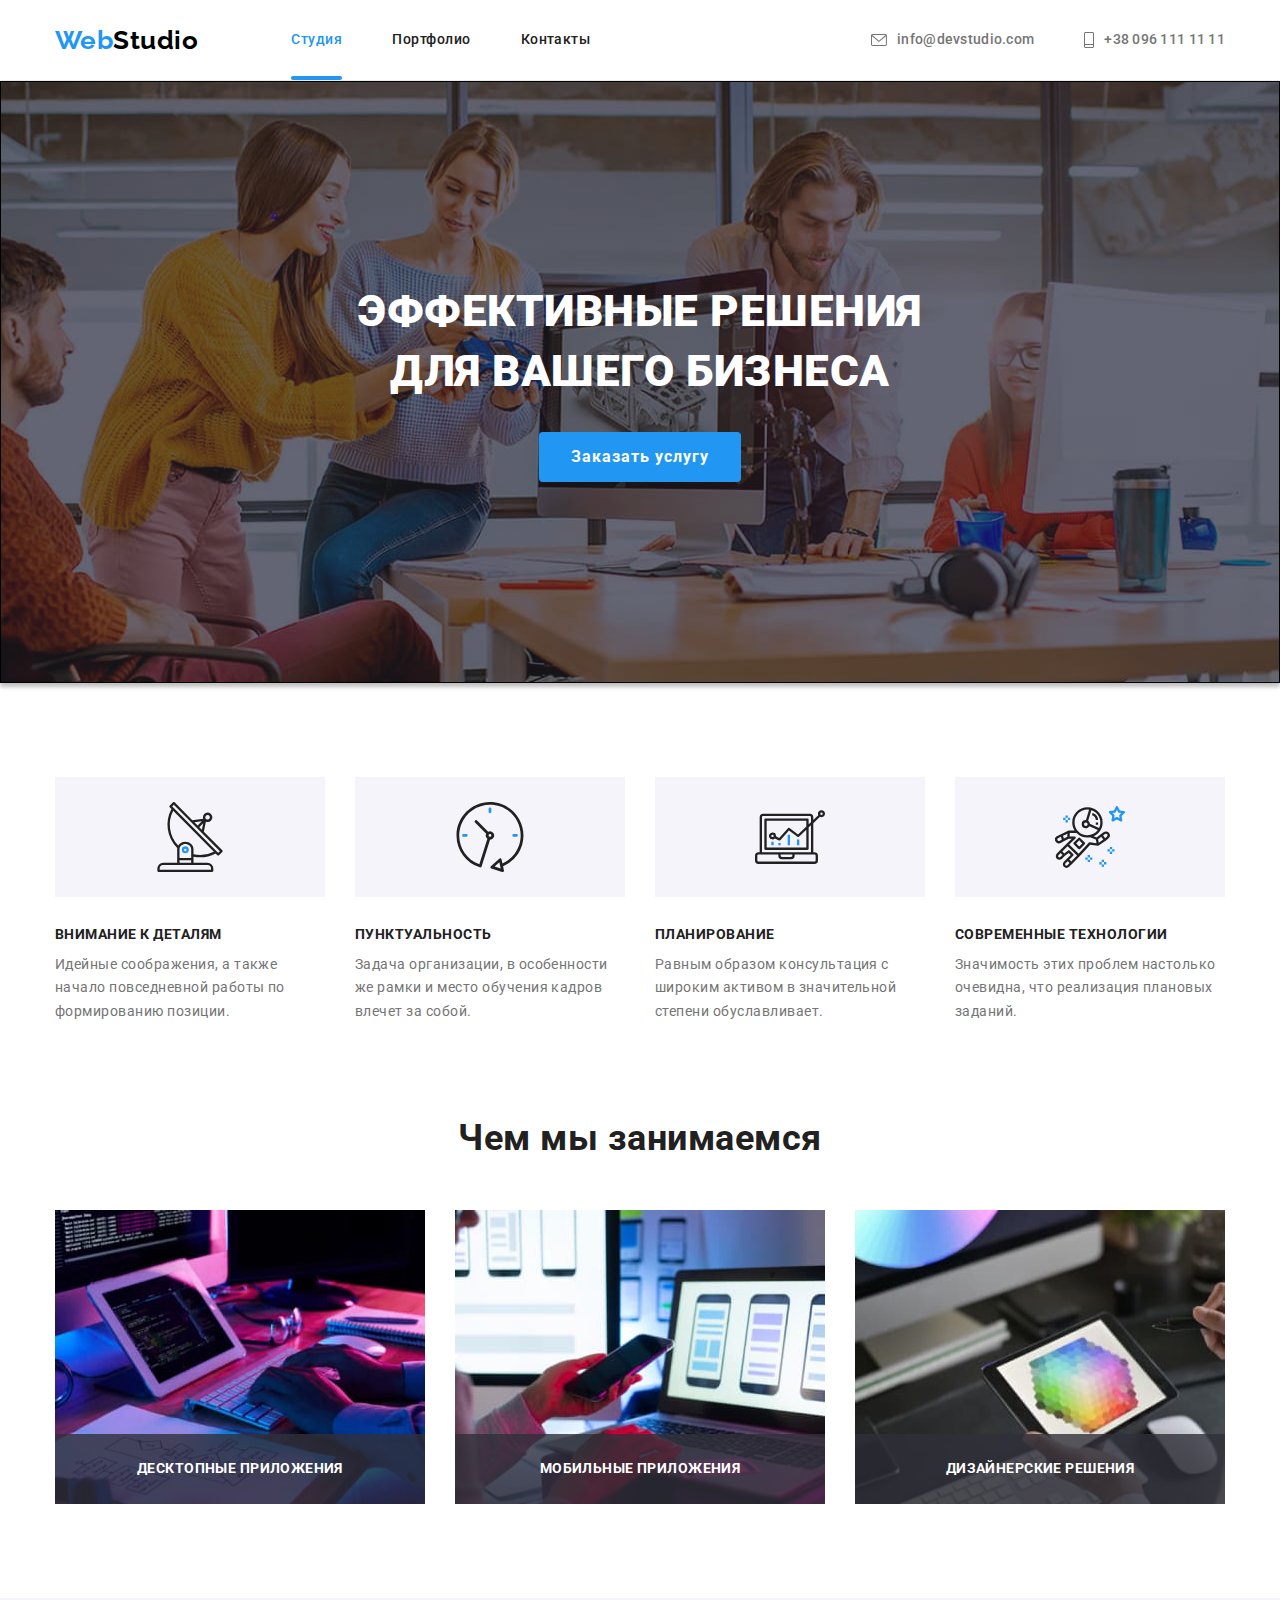
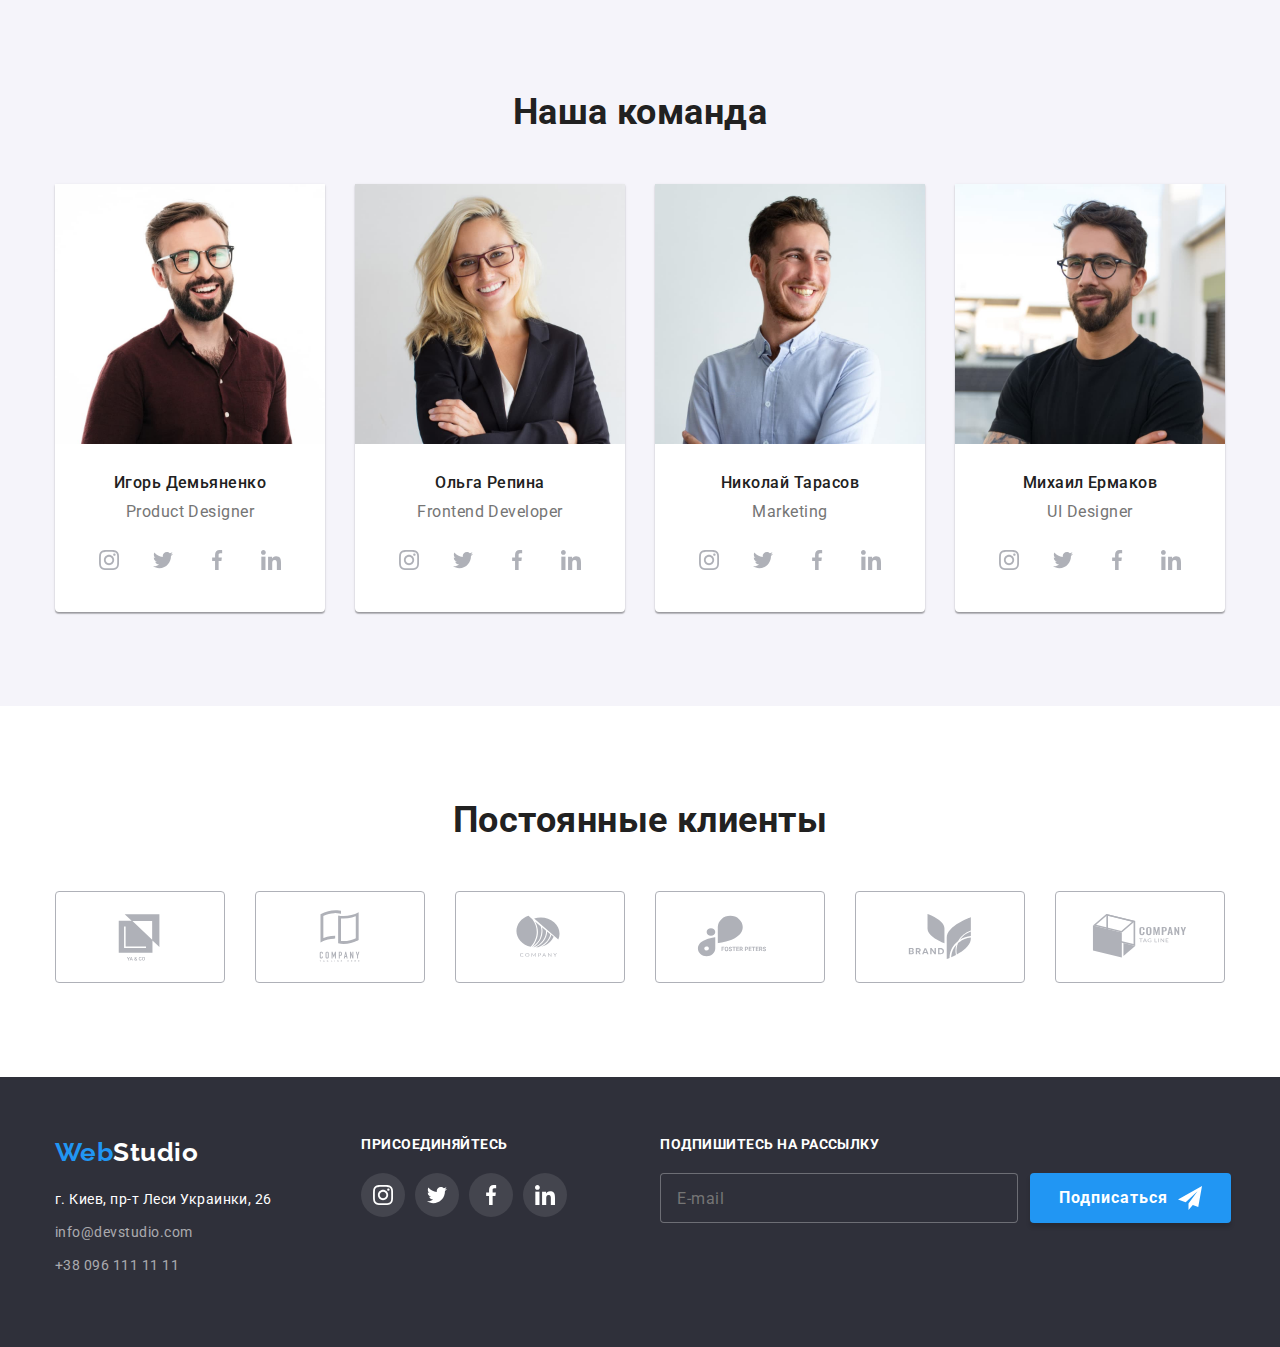
<file: index.html>
<!DOCTYPE html>
<html lang="ru">
  <head>
    <meta charset="UTF-8" />
    <meta http-equiv="X-UA-Compatible" content="IE=edge" />
    <meta name="viewport" content="width=device-width, initial-scale=1.0" />
    <title>Document</title>

    <link
      href="https://fonts.googleapis.com/css2?family=Raleway:wght@700&family=Roboto:wght@400;500;700;900&display=swap"
      rel="stylesheet"
    />
    <link
      rel="stylesheet"
      href="https://cdnjs.cloudflare.com/ajax/libs/modern-normalize/1.1.0/modern-normalize.min.css"
    />
    <link rel="stylesheet" href="css/styles.css" />
  </head>
  <body class="page">
    <!-- Шапка -->
    <header class="page-header">
      <div class="container">
        <div class="main-header">
          <nav class="main-nav">
            <a href="./index.html" class="logo">
              <span class="color-logo">Web</span>
              <span>Studio</span>
            </a>
            <ul class="site-nav list">
              <li class="nav-item">
                <a href="index.html" class="nav-link studio-page">Студия</a>
              </li>
              <li class="nav-item">
                <a href="./portfolio.html" class="nav-link">Портфолио</a>
              </li>
              <li class="nav-item">
                <a href="#" class="nav-link">Контакты</a>
              </li>
            </ul>
          </nav>
          <div class="contacts-nav">
            <ul class="contacts list">
              <li class="contacts-item">
                <a href="mailto:info@devstudio.com" class="contacts-link">
                  <svg class="icon-contact" width="16" height="12">
                    <use href="./images/symbol-defs.svg#iconmail"></use>
                  </svg>
                  info@devstudio.com
                </a>
              </li>
              <li class="contacts-item">
                <a href="tel:+380961111111" class="contacts-link">
                  <svg class="icon-contact" width="10" height="16">
                    <use href="./images/symbol-defs.svg#iconphone"></use>
                  </svg>
                  +38 096 111 11 11
                </a>
              </li>
            </ul>
          </div>
        </div>
      </div>
    </header>
    <!-- Уникальный контент страницы -->
    <main>
      <!-- Герой -->
      <section class="hero">
        <h1 class="hero-title">
          Эффективные решения
          <br />
          для вашего бизнеса
        </h1>
        <button type="button" class="button primary" data-modal-open>Заказать услугу</button>
      </section>
      <!-- Наши премущества -->
      <section class="section feature">
        <div class="container">
          <h2 class="feature-title visaully-hidden">НАШИ ПРИЕМУЩЕСТВА</h2>
          <ul class="feature-list list">
            <li class="feature-item icon-antenna">
              <h3 class="feature-text">ВНИМАНИЕ К ДЕТАЛЯМ</h3>
              <p class="feature-content">
                Идейные соображения, а также начало повседневной работы по формированию позиции.
              </p>
            </li>
            <li class="feature-item icon-clock">
              <h3 class="feature-text">ПУНКТУАЛЬНОСТЬ</h3>
              <p class="feature-content">
                Задача организации, в особенности же рамки и место обучения кадров влечет за собой.
              </p>
            </li>
            <li class="feature-item icon-diagram">
              <h3 class="feature-text">ПЛАНИРОВАНИЕ</h3>
              <p class="feature-content">
                Равным образом консультация с широким активом в значительной степени обуславливает.
              </p>
            </li>
            <li class="feature-item icon-astronaut">
              <h3 class="feature-text">СОВРЕМЕННЫЕ ТЕХНОЛОГИИ</h3>
              <p class="feature-content">
                Значимость этих проблем настолько очевидна, что реализация плановых заданий.
              </p>
            </li>
          </ul>
        </div>
      </section>
      <!-- Чем мы занимаемся -->
      <section class="section">
        <div class="container">
          <h2 class="engage-title">Чем мы занимаемся</h2>
          <ul class="engage-list list">
            <li class="engage-item">
              <img
                src="./images/imgl1.jpg"
                alt="процесс написания кода согласно блок-схемы"
                width="370"
              />
              <span class="engage-item-text">Десктопные приложения</span>
            </li>
            <li class="engage-item">
              <img
                src="./images/imgm2.jpg"
                alt="просмотр расположения секций мобильной версии сайта на мониторе ноутбука"
                width="370"
              />
              <span class="engage-item-text">Мобильные приложения</span>
            </li>
            <li class="engage-item">
              <img
                src="./images/imgr3.jpg"
                alt="на планшете выбирает цвет из палитры"
                width="370"
              />
              <span class="engage-item-text">Дизайнерские решения</span>
            </li>
          </ul>
        </div>
      </section>
      <!-- Наша команда -->
      <section class="section team">
        <div class="container">
          <h2 class="team-title">Наша команда</h2>
          <ul class="team-list list">
            <li class="team-item">
              <img
                src="images/id1.jpg"
                alt="мужчина с бородой и в очках в коричневой рубашке"
                width="270"
              />
              <div class="team-info">
                <h3 class="team-name">Игорь Демьяненко</h3>
                <p class="position" lang="en">Product Designer</p>
                <ul class="team-soc-list list">
                  <li class="team-soc-item">
                    <a href="" class="team-soc-link">
                      <svg class="team-soc-icon" width="20" height="20">
                        <use href="./images/symbol-defs.svg#iconinstagram"></use>
                      </svg>
                    </a>
                  </li>
                  <li class="team-soc-item">
                    <a href="" class="team-soc-link">
                      <svg class="team-soc-icon" width="20" height="20">
                        <use href="./images/symbol-defs.svg#icontwitter"></use>
                      </svg>
                    </a>
                  </li>
                  <li class="team-soc-item">
                    <a href="" class="team-soc-link">
                      <svg class="team-soc-icon" width="20" height="20">
                        <use href="./images/symbol-defs.svg#iconfacebook"></use>
                      </svg>
                    </a>
                  </li>
                  <li class="team-soc-item">
                    <a href="" class="team-soc-link">
                      <svg class="team-soc-icon" width="20" height="20">
                        <use href="./images/symbol-defs.svg#iconlinkedin"></use>
                      </svg>
                    </a>
                  </li>
                </ul>
              </div>
            </li>

            <li class="team-item">
              <img
                src="images/or2.jpg"
                alt="женщина с светлыми волосами в очках и в черном пиджаке"
                width="270"
              />
              <div class="team-info">
                <h3 class="team-name">Ольга Репина</h3>
                <p class="position" lang="en">Frontend Developer</p>
                <ul class="team-soc-list list">
                  <li class="team-soc-item">
                    <a href="" class="team-soc-link">
                      <svg class="team-soc-icon" width="20" height="20">
                        <use href="./images/symbol-defs.svg#iconinstagram"></use>
                      </svg>
                    </a>
                  </li>
                  <li class="team-soc-item">
                    <a href="" class="team-soc-link">
                      <svg class="team-soc-icon" width="20" height="20">
                        <use href="./images/symbol-defs.svg#icontwitter"></use>
                      </svg>
                    </a>
                  </li>
                  <li class="team-soc-item">
                    <a href="" class="team-soc-link">
                      <svg class="team-soc-icon" width="20" height="20">
                        <use href="./images/symbol-defs.svg#iconfacebook"></use>
                      </svg>
                    </a>
                  </li>
                  <li class="team-soc-item">
                    <a href="" class="team-soc-link">
                      <svg class="team-soc-icon" width="20" height="20">
                        <use href="./images/symbol-defs.svg#iconlinkedin"></use>
                      </svg>
                    </a>
                  </li>
                </ul>
              </div>
            </li>
            <li class="team-item">
              <img src="images/nt3.jpg" alt="мужчина с бородой в голубой рубашке" width="270" />
              <div class="team-info">
                <h3 class="team-name">Николай Тарасов</h3>
                <p class="position" lang="en">Marketing</p>
                <ul class="team-soc-list list">
                  <li class="team-soc-item">
                    <a href="" class="team-soc-link">
                      <svg class="team-soc-icon" width="20" height="20">
                        <use href="./images/symbol-defs.svg#iconinstagram"></use>
                      </svg>
                    </a>
                  </li>
                  <li class="team-soc-item">
                    <a href="" class="team-soc-link">
                      <svg class="team-soc-icon" width="20" height="20">
                        <use href="./images/symbol-defs.svg#icontwitter"></use>
                      </svg>
                    </a>
                  </li>
                  <li class="team-soc-item">
                    <a href="" class="team-soc-link">
                      <svg class="team-soc-icon" width="20" height="20">
                        <use href="./images/symbol-defs.svg#iconfacebook"></use>
                      </svg>
                    </a>
                  </li>
                  <li class="team-soc-item">
                    <a href="" class="team-soc-link">
                      <svg class="team-soc-icon" width="20" height="20">
                        <use href="./images/symbol-defs.svg#iconlinkedin"></use>
                      </svg>
                    </a>
                  </li>
                </ul>
              </div>
            </li>
            <li class="team-item">
              <img
                src="images/me4.jpg"
                alt="мужчина с бородой и в очках в черной фетболке"
                width="270"
              />
              <div class="team-info">
                <h3 class="team-name">Михаил Ермаков</h3>
                <p class="position" lang="en">UI Designer</p>
                <ul class="team-soc-list list">
                  <li class="team-soc-item">
                    <a href="" class="team-soc-link">
                      <svg class="team-soc-icon" width="20" height="20">
                        <use href="./images/symbol-defs.svg#iconinstagram"></use>
                      </svg>
                    </a>
                  </li>
                  <li class="team-soc-item">
                    <a href="" class="team-soc-link">
                      <svg class="team-soc-icon" width="20" height="20">
                        <use href="./images/symbol-defs.svg#icontwitter"></use>
                      </svg>
                    </a>
                  </li>
                  <li class="team-soc-item">
                    <a href="" class="team-soc-link">
                      <svg class="team-soc-icon" width="20" height="20">
                        <use href="./images/symbol-defs.svg#iconfacebook"></use>
                      </svg>
                    </a>
                  </li>
                  <li class="team-soc-item">
                    <a href="" class="team-soc-link">
                      <svg class="team-soc-icon" width="20" height="20">
                        <use href="./images/symbol-defs.svg#iconlinkedin"></use>
                      </svg>
                    </a>
                  </li>
                </ul>
              </div>
            </li>
          </ul>
        </div>
      </section>

      <!-- Клиенты -->
      <section class="section">
        <div class="container">
          <h2 class="clients-title">Постоянные клиенты</h2>
          <ul class="clients-list list">
            <li class="clients-item">
              <a href="" class="clients-link">
                <svg class="clients-icon" width="106" height="60">
                  <use href="./images/symbol-defs.svg#iconLogo"></use>
                </svg>
              </a>
            </li>
            <li class="clients-item">
              <a href="" class="clients-link">
                <svg class="clients-icon" width="106" height="60">
                  <use href="./images/symbol-defs.svg#iconLogo-1"></use>
                </svg>
              </a>
            </li>
            <li class="clients-item">
              <a href="" class="clients-link">
                <svg class="clients-icon" width="106" height="60">
                  <use href="./images/symbol-defs.svg#iconLogo-2"></use>
                </svg>
              </a>
            </li>
            <li class="clients-item">
              <a href="" class="clients-link">
                <svg class="clients-icon" width="106" height="60">
                  <use href="./images/symbol-defs.svg#iconLogo-3"></use>
                </svg>
              </a>
            </li>
            <li class="clients-item">
              <a href="" class="clients-link">
                <svg class="clients-icon" width="106" height="60">
                  <use href="./images/symbol-defs.svg#iconLogo-4"></use>
                </svg>
              </a>
            </li>
            <li class="clients-item">
              <a href="" class="clients-link">
                <svg class="clients-icon" width="106" height="60">
                  <use href="./images/symbol-defs.svg#iconLogo-5"></use>
                </svg>
              </a>
            </li>
          </ul>
        </div>
      </section>
    </main>
    <!-- Футер -->
    <footer class="main-footer">
      <div class="container">
        <div class="footer-contacts">
          <a href="./index.html" class="logo">
            <span class="color-logo">Web</span>
            <span class="footer-logo">Studio</span>
          </a>
          <address>
            <p class="post-address">г. Киев, пр-т Леси Украинки, 26</p>
          </address>
          <address>
            <a href="mailto:info@devstudio.com" class="footer-address">
              info@devstudio.com
            </a>
            <a href="tel:+380961111111" class="footer-address">
              +38 096 111 11 11
            </a>
          </address>
        </div>

        <div class="footer-soc">
          <span class="footer-titles">присоединяйтесь</span>
          <ul class="footer-soc-list list">
            <li class="footer-soc-item">
              <a href="" class="footer-soc-link">
                <svg class="footer-soc-icon" width="20" height="20">
                  <use href="./images/symbol-defs.svg#iconinstagram"></use>
                </svg>
              </a>
            </li>
            <li class="footer-soc-item">
              <a href="" class="footer-soc-link">
                <svg class="footer-soc-icon" width="20" height="20">
                  <use href="./images/symbol-defs.svg#icontwitter"></use>
                </svg>
              </a>
            </li>
            <li class="footer-soc-item">
              <a href="" class="footer-soc-link">
                <svg class="footer-soc-icon" width="20" height="20">
                  <use href="./images/symbol-defs.svg#iconfacebook"></use>
                </svg>
              </a>
            </li>
            <li class="footer-soc-item">
              <a href="" class="footer-soc-link">
                <svg class="footer-soc-icon" width="20" height="20">
                  <use href="./images/symbol-defs.svg#iconlinkedin"></use>
                </svg>
              </a>
            </li>
          </ul>
        </div>

        <div class="footer-action">
          <p class="footer-titles">Подпишитесь на рассылку</p>
          <form>
            <div class="footer-subscription">
              <input type="email" class="footer-input" name="user-mail" placeholder="E-mail" />
              <button type="submit" class="button-footer">
                Подписаться
                <svg class="icon-subscription" width="24" height="24">
                  <use href="./images/symbol-defs.svg#iconsend-icon"></use>
                </svg>
              </button>
            </div>
          </form>
        </div>
      </div>
    </footer>

    <!-- Модальное окно -->

    <div class="backdrop is-hidden" data-modal>
      <div class="modal">
        <button type="button" class="close-modal" data-modal-close>
          <svg width="11" height="11">
            <use href="./images/symbol-defs.svg#iconVector"></use>
          </svg>
        </button>
        <p class="modal-title">Оставьте свои данные, мы вам перезвоним</p>
        <form>
          <div class="modal-field">
            <label class="modal-lable" for="user-name">Имя</label>
            <div class="modal-input-wrap">
              <input type="text" class="modal-input" name="user-name" id="user-name" required />
              <svg class="input-icon" width="18" height="18">
                <use href="./images/symbol-defs.svg#iconperson-black-18dp-1"></use>
              </svg>
            </div>
          </div>
          <div class="modal-field">
            <label class="modal-lable" for="user-tel">Телефон</label>
            <div class="modal-input-wrap">
              <input type="tel" class="modal-input" name="user-tel" id="user-tel" />
              <svg class="input-icon" width="18" height="18">
                <use href="./images/symbol-defs.svg#iconphone-black-18dp-1"></use>
              </svg>
            </div>
          </div>
          <div class="modal-field">
            <label class="modal-lable" for="user-phone">Почта</label>
            <div class="modal-input-wrap">
              <input type="email" class="modal-input" name="user-phone" id="user-phone" required />
              <svg class="input-icon" width="18" height="18">
                <use href="./images/symbol-defs.svg#iconemail-black-18dp-1"></use>
              </svg>
            </div>
          </div>

          <div class="modal-field text">
            <label class="modal-lable" for="user-text">Комментарий</label>
            <textarea
              name="user-text"
              id="user-text"
              placeholder="Введите текст"
              class="modal-text"
            ></textarea>
          </div>

          <div class="modal-field check">
            <input
              type="checkbox"
              class="input-check visaully-hidden"
              id="input-check"
              name="policy"
              value="policy"
            />
            <label for="input-check" class="check-text">
              Соглашаюсь с рассылкой и принимаю &nbsp;
              <a class="conditions" href="#">Условия договора</a>
            </label>
          </div>
          <div class="modal-bntton">
            <button type="submit" class="button-modal">Отправить</button>
          </div>
        </form>
      </div>
    </div>

    <script src="./js/modal.js"></script>
  </body>
</html>
</file>
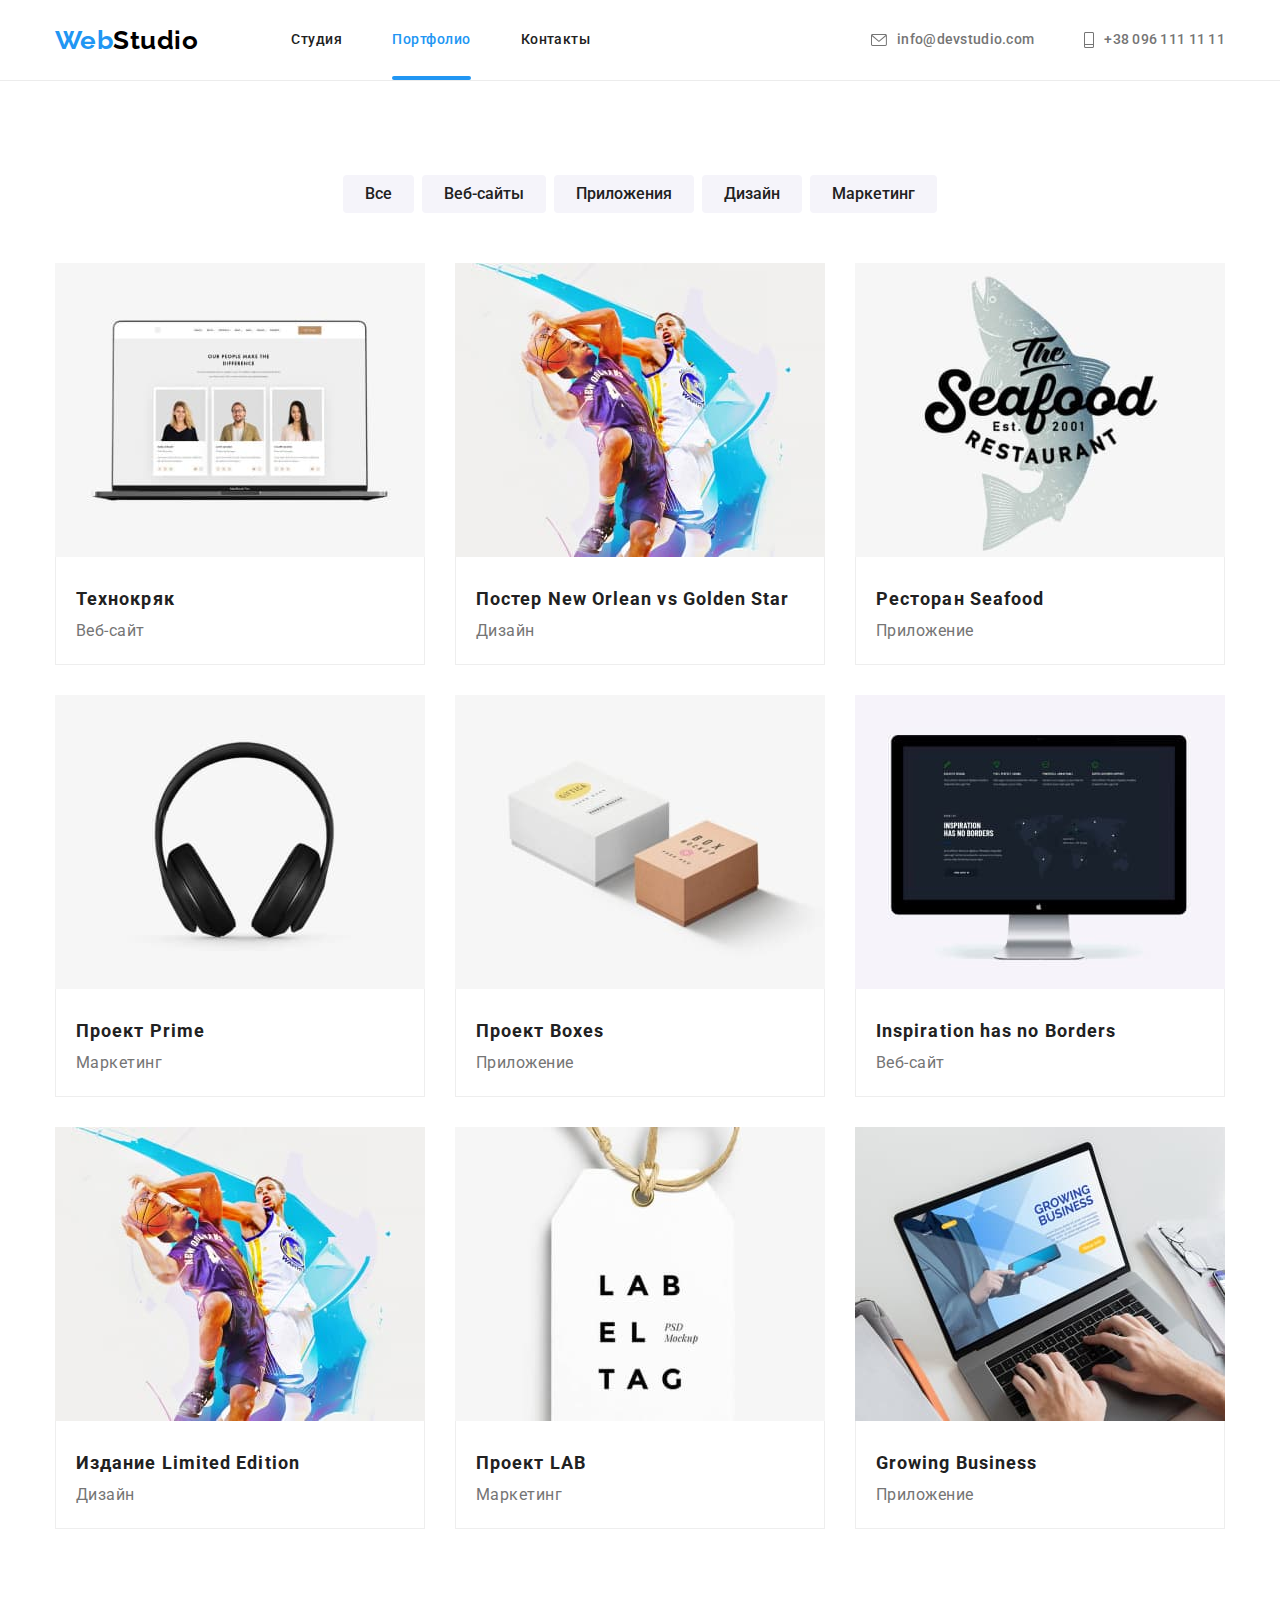
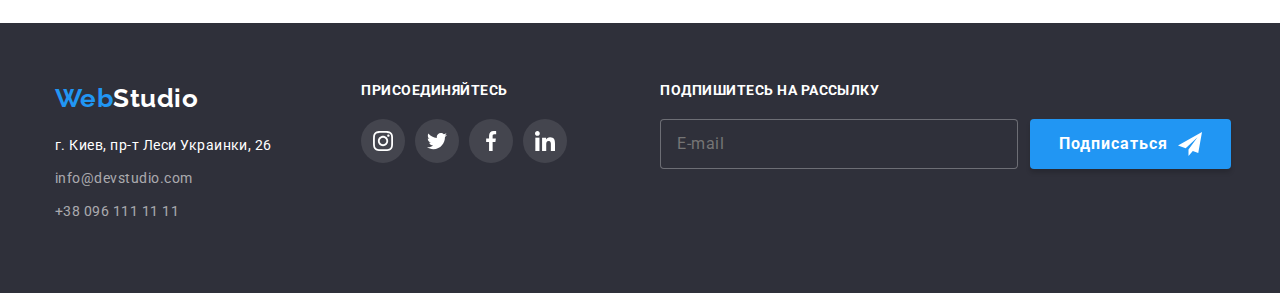
<file: portfolio.html>
<!DOCTYPE html>
<html lang="ru">
  <head>
    <meta charset="UTF-8" />
    <meta http-equiv="X-UA-Compatible" content="IE=edge" />
    <meta name="viewport" content="width=device-width, initial-scale=1.0" />
    <title>Document</title>
    <link
      href="https://fonts.googleapis.com/css2?family=Raleway:wght@700&family=Roboto:wght@400;500;700;900&display=swap"
      rel="stylesheet"
    />
    <link
      rel="stylesheet"
      href="https://cdnjs.cloudflare.com/ajax/libs/modern-normalize/1.1.0/modern-normalize.min.css"
    />
    <link rel="stylesheet" href="./css/styles.css" />
  </head>
  <body class="page">
    <!-- Шапка -->
    <header class="page-header">
      <div class="container">
        <div class="main-header">
          <nav class="main-nav">
            <a href="./index.html" class="logo">
              <span class="color-logo">Web</span>
              <span>Studio</span>
            </a>
            <ul class="site-nav list">
              <li class="nav-item">
                <a href="index.html" class="nav-link">Студия</a>
              </li>
              <li class="nav-item">
                <a href="./portfolio.html" class="nav-link portfolio-page">Портфолио</a>
              </li>
              <li class="nav-item">
                <a href="#" class="nav-link">Контакты</a>
              </li>
            </ul>
          </nav>
          <div class="contacts-nav">
            <ul class="contacts list">
              <li class="contacts-item">
                <a href="mailto:info@devstudio.com" class="contacts-link">
                  <svg class="icon-contact" width="16" height="12">
                    <use href="./images/symbol-defs.svg#iconmail"></use>
                  </svg>
                  info@devstudio.com
                </a>
              </li>
              <li class="contacts-item">
                <a href="tel:+380961111111" class="contacts-link">
                  <svg class="icon-contact" width="10" height="16">
                    <use href="./images/symbol-defs.svg#iconphone"></use>
                  </svg>
                  +38 096 111 11 11
                </a>
              </li>
            </ul>
          </div>
        </div>
      </div>
    </header>

    <!-- Уникальный контент страницы -->
    <main>
      <!-- Портфолио -->
      <section class="portfolio">
        <div class="container">
          <h1 class="portfolio-title visaully-hidden">Портфолио</h1>
          <ul class="filter-list list">
            <li class="filter-item">
              <button type="button" class="button secondary">Все</button>
            </li>
            <li class="filter-item">
              <button type="button" class="button secondary">Веб-сайты</button>
            </li>
            <li class="filter-item">
              <button type="button" class="button secondary">Приложения</button>
            </li>
            <li class="filter-item">
              <button type="button" class="button secondary">Дизайн</button>
            </li>
            <li class="filter-item">
              <button type="button" class="button secondary">Маркетинг</button>
            </li>
          </ul>

          <ul class="projects list">
            <li class="projects-item">
              <div class="project-description-item">
                <img src="./images/web.jpg" alt="" width="370" />
                <p class="project-description">
                  Технокряк это современная площадка распространения коронавируса. Компании
                  используют эту платформу для цифрового шпионажа и атак на защищённые сервера
                  конкурентов.
                </p>
              </div>
              <div class="item-border">
                <h3 class="projects-title">Технокряк</h3>
                <p class="projects-type">Веб-сайт</p>
              </div>
            </li>
            <li class="projects-item">
              <div class="project-description-item">
                <img src="./images/design.jpg" alt="" width="370" />
                <p class="project-description">
                  Технокряк это современная площадка распространения коронавируса. Компании
                  используют эту платформу для цифрового шпионажа и атак на защищённые сервера
                  конкурентов.
                </p>
              </div>
              <div class="item-border">
                <h3 class="projects-title">Постер New Orlean vs Golden Star</h3>
                <p class="projects-type">Дизайн</p>
              </div>
            </li>
            <li class="projects-item">
              <div class="project-description-item">
                <img src="./images/app.jpg" alt="" width="370" />
                <p class="project-description">
                  Технокряк это современная площадка распространения коронавируса. Компании
                  используют эту платформу для цифрового шпионажа и атак на защищённые сервера
                  конкурентов.
                </p>
              </div>
              <div class="item-border">
                <h3 class="projects-title">Ресторан Seafood</h3>
                <p class="projects-type">Приложение</p>
              </div>
            </li>
            <li class="projects-item">
              <div class="project-description-item">
                <img src="./images/marketing.jpg" alt="" width="370" />
                <p class="project-description">
                  Технокряк это современная площадка распространения коронавируса. Компании
                  используют эту платформу для цифрового шпионажа и атак на защищённые сервера
                  конкурентов.
                </p>
              </div>
              <div class="item-border">
                <h3 class="projects-title">Проект Prime</h3>
                <p class="projects-type">Маркетинг</p>
              </div>
            </li>
            <li class="projects-item">
              <div class="project-description-item">
                <img src="./images/app2.jpg" alt="" width="370" />
                <p class="project-description">
                  Технокряк это современная площадка распространения коронавируса. Компании
                  используют эту платформу для цифрового шпионажа и атак на защищённые сервера
                  конкурентов.
                </p>
              </div>
              <div class="item-border">
                <h3 class="projects-title">Проект Boxes</h3>
                <p class="projects-type">Приложение</p>
              </div>
            </li>
            <li class="projects-item">
              <div class="project-description-item">
                <img src="./images/web2.jpg" alt="" width="370" />
                <p class="project-description">
                  Технокряк это современная площадка распространения коронавируса. Компании
                  используют эту платформу для цифрового шпионажа и атак на защищённые сервера
                  конкурентов.
                </p>
              </div>
              <div class="item-border">
                <h3 class="projects-title">Inspiration has no Borders</h3>
                <p class="projects-type">Веб-сайт</p>
              </div>
            </li>
            <li class="projects-item">
              <div class="project-description-item">
                <img src="./images/design.jpg" alt="" width="370" />
                <p class="project-description">
                  Технокряк это современная площадка распространения коронавируса. Компании
                  используют эту платформу для цифрового шпионажа и атак на защищённые сервера
                  конкурентов.
                </p>
              </div>
              <div class="item-border">
                <h3 class="projects-title">Издание Limited Edition</h3>
                <p class="projects-type">Дизайн</p>
              </div>
            </li>
            <li class="projects-item">
              <div class="project-description-item">
                <img src="./images/marketing2.jpg" alt="" width="370" />
                <p class="project-description">
                  Технокряк это современная площадка распространения коронавируса. Компании
                  используют эту платформу для цифрового шпионажа и атак на защищённые сервера
                  конкурентов.
                </p>
              </div>
              <div class="item-border">
                <h3 class="projects-title">Проект LAB</h3>
                <p class="projects-type">Маркетинг</p>
              </div>
            </li>
            <li class="projects-item">
              <div class="project-description-item">
                <img src="./images/app3.jpg" alt="" width="370" />
                <p class="project-description">
                  Технокряк это современная площадка распространения коронавируса. Компании
                  используют эту платформу для цифрового шпионажа и атак на защищённые сервера
                  конкурентов.
                </p>
              </div>
              <div class="item-border">
                <h3 class="projects-title">Growing Business</h3>
                <p class="projects-type">Приложение</p>
              </div>
            </li>
          </ul>
        </div>
      </section>
    </main>

    <!-- Футер -->
    <footer class="main-footer">
      <div class="container">
        <div class="footer-contacts">
          <a href="./index.html" class="logo">
            <span class="color-logo">Web</span>
            <span class="footer-logo">Studio</span>
          </a>
          <address>
            <p class="post-address">г. Киев, пр-т Леси Украинки, 26</p>
          </address>
          <address>
            <a href="mailto:info@devstudio.com" class="footer-address">
              info@devstudio.com
            </a>
            <a href="tel:+380961111111" class="footer-address">
              +38 096 111 11 11
            </a>
          </address>
        </div>

        <div class="footer-soc">
          <span class="footer-titles">присоединяйтесь</span>
          <ul class="footer-soc-list list">
            <li class="footer-soc-item">
              <a href="" class="footer-soc-link">
                <svg class="footer-soc-icon" width="20" height="20">
                  <use href="./images/symbol-defs.svg#iconinstagram"></use>
                </svg>
              </a>
            </li>
            <li class="footer-soc-item">
              <a href="" class="footer-soc-link">
                <svg class="footer-soc-icon" width="20" height="20">
                  <use href="./images/symbol-defs.svg#icontwitter"></use>
                </svg>
              </a>
            </li>
            <li class="footer-soc-item">
              <a href="" class="footer-soc-link">
                <svg class="footer-soc-icon" width="20" height="20">
                  <use href="./images/symbol-defs.svg#iconfacebook"></use>
                </svg>
              </a>
            </li>
            <li class="footer-soc-item">
              <a href="" class="footer-soc-link">
                <svg class="footer-soc-icon" width="20" height="20">
                  <use href="./images/symbol-defs.svg#iconlinkedin"></use>
                </svg>
              </a>
            </li>
          </ul>
        </div>

        <div class="footer-action">
          <p class="footer-titles">Подпишитесь на рассылку</p>
          <form>
            <div class="footer-subscription">
              <input type="email" class="footer-input" name="user-mail" placeholder="E-mail" />
              <button type="submit" class="button-footer">
                Подписаться
                <svg class="icon-subscription" width="24" height="24">
                  <use href="./images/symbol-defs.svg#iconsend-icon"></use>
                </svg>
              </button>
            </div>
          </form>
        </div>
      </div>
    </footer>
    <script src="./js/modal.js"></script>
  </body>
</html>
</file>
<file: css/styles.css>
/* Cерый цвет #2F303A */

/* Цвет верхней секции #E5E5E5 */

/* Цвет нижней секции #F5F4FA */

/* Основно цвет текста  #212121 */

/* Вторичный цвет текста#757575  */

/* Белый цвет #FFFFFF */

/* Акцент #2196F3 */

:root {
  --primary-text-color: #212121;
  --title-text-color: #212121;
  --secondary-text-color: #757575;
  --accent-color: #2196f3;
  --primary-bg-color: #ffffff;
  --secodary-bg-color: #f5f4fa;
  --contrast-bg-color: #2f303a;
}
body {
  background-color: #ffffff;
  color: var(--primary-text-color);
  font-family: Roboto, sans-serif;
  letter-spacing: 0.03em;
}

a,
p,
h1,
h2,
h3,
h4,
h5,
h6 {
  margin: 0;
}

ul {
  margin: 0;
  padding: 0;
}

img {
  display: block;
}

a {
  text-decoration: none;
}

.list {
  list-style: none;
}

.container {
  width: 1200px;
  margin-left: auto;
  margin-right: auto;
  padding-left: 15px;
  padding-right: 15px;
  /* outline: 2px solid red; */
}

.section {
  padding-top: 94px;
  padding-bottom: 94px;
}

/* Visually-hidden */
.visaully-hidden {
  position: absolute;
  width: 1px;
  height: 1px;
  margin: -1px;
  padding: 0;
  overflow: hidden;
  border: 0;
  clip: rect(0 0 0 0);
}

/* Header */
.page-header {
  background-color: #fff;
  border-bottom: 1px solid rgba(236, 236, 236, 1);
}

/* Logo */
.logo {
  color: #000;
  font-family: Raleway, sans-serif;
  font-weight: bold;
  font-size: 26px;
  line-height: 1.19;

  display: flex;
  margin-right: 93px;
}

.color-logo {
  color: var(--accent-color);
}

/* Main nav */

.nav-link.portfolio-page {
  color: var(--accent-color);
}

.nav-link.studio-page {
  color: var(--accent-color);
}

.main-nav {
  display: flex;
  align-items: center;
}

.site-nav {
  display: flex;
}

.nav-link {
  color: var(--primary-text-color);
  font-weight: 500;
  font-size: 14px;
  line-height: 1.14;

  padding-top: 32px;
  padding-bottom: 32px;

  display: block;

  transition: color 250ms cubic-bezier(0.4, 0, 0.2, 1);
}

.nav-item + .nav-item {
  margin-left: 50px;
}

.nav-item {
  position: relative;
  overflow: hidden;
}

.nav-link::after {
  position: absolute;
  transform: translateY(100%);
  transition: transform 250ms cubic-bezier(0.4, 0, 0.2, 1);

  left: 0;
  bottom: 0px;

  content: '';
  width: 100%;
  height: 4px;
  border-radius: 2px;

  display: block;

  background-color: var(--accent-color);
}

.nav-link:hover::after,
.nav-link:focus::after,
.portfolio-page::after,
.studio-page::after {
  transform: translateY(0);
}

/* Contacts */

.contacts-item {
  display: flex;
  align-items: baseline;
}

.contacts-link {
  display: flex;
  align-items: center;
  color: var(--secondary-text-color);
  font-weight: 500;
  font-size: 14px;
  line-height: 1.14;
  letter-spacing: 0.02em;

  padding-top: 32px;
  padding-bottom: 32px;

  transition: color 250ms cubic-bezier(0.4, 0, 0.2, 1);
}

.icon-contact {
  padding: 0;
  margin-left: 0;
  margin-right: 10px;

  fill: #757575;
}

.contacts {
  display: flex;
}

.contacts-link:hover,
.contacts-link:focus {
  color: var(--accent-color);
}

.contacts-link:hover .icon-contact,
.contacts-link:focus .icon-contact {
  fill: #2196f3;
}

.contacts-item + .contacts-item {
  margin-left: 50px;
}

.contacts-nav {
  margin-left: auto;
}

.main-header {
  display: flex;
}

.site-nav :hover,
.site-nav :focus {
  color: var(--accent-color);
}

.section-title {
  color: var(--title-text-color);
  font-weight: 700;
  font-size: 18px;
  line-height: 2;
}

/* Hero */
.hero {
  max-width: 1600px;
  text-align: center;
  padding-bottom: 200px;
  padding-top: 200px;
  margin-left: auto;
  margin-right: auto;

  background-image: linear-gradient(to right, rgba(47, 48, 58, 0.4), rgba(47, 48, 58, 0.4)),
    url(../images/hero.jpg);
  background-color: #2f303a;

  background-repeat: no-repeat;
  background-position: center;
  background-size: cover;

  border: 1px solid #000000;
  box-sizing: border-box;
  box-shadow: 0px 4px 4px rgba(0, 0, 0, 0.25);

  /* outline: 2px solid red; */
}

.hero-title {
  text-transform: uppercase;
  color: var(--primary-bg-color);
  font-weight: 900;
  font-size: 44px;
  line-height: 1.36;
  width: 696px;

  display: flex;
  justify-content: space-around;
  margin: 0 auto;

  /* outline: 1px solid tomato; */
}

/* Features list */

.feature {
  padding-bottom: 0;
}

.feature-title {
  margin: 0;
  padding: 0;
}

.feature-list {
  display: flex;
  justify-content: center;
}

.feature-item {
  width: 270px;
  margin-right: 30px;
}

.feature-item:nth-child(4) {
  margin-right: 0;
}

.feature-item::before {
  display: block;
  content: '';
  height: 120px;
  background-size: contain;
  background-repeat: no-repeat;
  background-position: center;

  background-color: rgba(245, 244, 250, 1);

  margin-bottom: 30px;
}

.icon-antenna::before {
  background-image: url(../images/antenna.svg);
  background-size: 70px;
}

.icon-clock::before {
  background-image: url(../images/clock.svg);
  background-size: 70px;
}

.icon-diagram::before {
  background-image: url(../images/diagram.svg);
  background-size: 70px;
}

.icon-astronaut::before {
  background-image: url(../images/astronaut.svg);
  background-size: 70px;
}

.feature-text {
  font-weight: 700;
  font-size: 14px;
  line-height: 1.14;
  color: var(--title-text-color);

  margin-top: 0;
  margin-bottom: 0;
  margin-bottom: 10px;
}

.feature-content {
  color: var(--secondary-text-color);
  font-weight: 400;
  font-size: 14px;
  line-height: 1.71;

  margin-top: 0;
  margin-bottom: 0;
}

/* Engage */

.engage-title {
  font-weight: 700;
  font-size: 36px;
  line-height: 1.16;

  margin: 0 auto;
  text-align: center;

  margin-bottom: 50px;
}

.engage-list {
  display: flex;
  justify-content: center;
}

.engage-item {
  position: relative;

  margin-right: 30px;
}
.engage-item:nth-child(3) {
  margin-right: 0;
}

.engage-item-text {
  position: absolute;
  left: 0;
  bottom: 0;

  font-weight: 700;
  font-size: 14px;
  line-height: 1.14;
  text-align: center;
  text-transform: uppercase;
  letter-spacing: 0.03em;

  padding: 27px 82px;
  width: 100%;

  color: var(--primary-bg-color);
  background-color: rgba(47, 48, 58, 0.8);

  display: block;
}

/* Team list */

.team {
  background-color: var(--secodary-bg-color);
  padding-top: 94px;
  padding-bottom: 94px;
}

.team-title {
  font-weight: 700;
  font-size: 36px;
  line-height: 1.16;

  margin: 0 auto;
  text-align: center;
  margin-bottom: 50px;
}

.team-list {
  display: flex;
  justify-content: center;
}

.team-item {
  margin-right: 30px;

  background-color: var(--primary-bg-color);

  box-shadow: 0px 1px 3px rgba(0, 0, 0, 0.12), 0px 1px 1px rgba(0, 0, 0, 0.14),
    0px 2px 1px rgba(0, 0, 0, 0.2);
  border-radius: 0px 0px 4px 4px;
}

.team-item:nth-child(4) {
  margin-right: 0;
}

.team-info {
  padding-top: 30px;
  padding-bottom: 30px;
}

.team-name {
  font-weight: 500;
  font-size: 16px;
  line-height: 1.18;

  text-align: center;
  margin: 0 auto;
}

.position {
  color: var(--secondary-text-color);
  font-weight: 400;
  font-size: 16px;
  line-height: 1.18;

  text-align: center;

  margin: 0 auto;
  margin-top: 10px;
  margin-bottom: 16px;
}

.team-soc-list {
  display: flex;
  justify-content: center;
}

.team-soc-link {
  width: 44px;
  height: 44px;
  border-radius: 50%;
  display: flex;
  justify-content: center;
  align-items: center;

  transition: background-color 250ms cubic-bezier(0.4, 0, 0.2, 1);
}

.team-soc-item + .team-soc-item {
  margin-left: 10px;
}

.team-soc-icon {
  fill: rgba(175, 177, 184, 1);

  transition: fill 250ms cubic-bezier(0.4, 0, 0.2, 1);
}

.team-soc-link:hover,
.team-soc-link:focus {
  background-color: var(--accent-color);
}

.team-soc-link:hover .team-soc-icon,
.team-soc-link:focus .team-soc-icon {
  fill: var(--primary-bg-color);
}

/* Clients */

.clients-item + .clients-item {
  margin-left: 30px;
}

.clients-list {
  display: flex;
  justify-content: center;
}

.clients-link {
  width: 170px;
  height: 92px;
  fill: rgba(175, 177, 184, 1);

  border: 1px solid #afb1b8;
  box-sizing: border-box;
  border-radius: 4px;

  display: flex;
  justify-content: center;
  align-items: center;

  transition: fill 250ms cubic-bezier(0.4, 0, 0.2, 1);
}

.clients-link:hover,
.clients-link:focus {
  fill: var(--accent-color);
  border: 1px solid var(--accent-color);
  border-radius: 4px;
}

/* Portfolio */

.clients-title {
  font-weight: 700;
  font-size: 36px;
  line-height: 1.16;

  margin: 0 auto;
  text-align: center;
  margin-bottom: 50px;
}

.portfolio {
  padding-top: 94px;
  padding-bottom: 94px;
}

.portfolio-title {
  margin: 0 auto;
}

.filter-list {
  display: flex;
  justify-content: center;

  /* outline: 1px solid tomato; */
}

.filter-item + .filter-item {
  margin-left: 8px;
}

.projects {
  display: flex;
  flex-wrap: wrap;

  margin-top: 50px;
}

.projects-title {
  font-weight: 700;
  font-size: 18px;
  line-height: 2;
  letter-spacing: 0.06em;
}

.projects-item {
  flex-basis: calc((100% - 60px) / 3);
  margin-right: 30px;

  cursor: pointer;

  transition: box-shadow 250ms, transform 1000ms cubic-bezier(0.4, 0, 0.2, 1);
}

.item-border {
  padding: 24px 20px;

  border-bottom: 1px solid rgba(238, 238, 238, 1);
  border-right: 1px solid rgba(238, 238, 238, 1);
  border-left: 1px solid rgba(238, 238, 238, 1);
}

.projects-item:nth-child(3n) {
  margin-right: 0;
}

.projects-item:nth-child(n + 4) {
  margin-top: 30px;
}

.projects-type {
  font-weight: 400;
  font-size: 16px;
  line-height: 1.19;

  color: var(--secondary-text-color);

  margin-top: 4px;
}

.projects-item:hover {
  box-shadow: 0px 1px 1px rgba(0, 0, 0, 0.12), 0px 4px 4px rgba(0, 0, 0, 0.06),
    1px 4px 6px rgba(0, 0, 0, 0.16);
}

.projects-item:hover .project-description {
  transform: translateY(0);

  background-color: rgba(33, 150, 243, 0.9);
}

.project-description-item {
  position: relative;
  overflow: hidden;
}

.project-description {
  position: absolute;
  left: 0;
  top: 0;
  transform: translateY(100%);

  width: 100%;
  height: 100%;
  padding: 63px 24px;

  font-weight: 400;
  font-size: 18px;
  line-height: 1.55;
  letter-spacing: 0.03em;

  color: var(--primary-bg-color);
  /* background-color: #afb1b8; */

  transition: transform 250ms, background-color 250ms cubic-bezier(0.4, 0, 0.2, 1);
}

/* Button */
.button {
  display: inline-block;
  border-radius: 4px;
  border-width: 0;

  color: var(--title-text-color);
  background-color: var(--primary-bg-color);

  cursor: pointer;

  transition: box-shadow 250ms, color 250ms, background-color 250ms cubic-bezier(0.4, 0, 0.2, 1);
}

.button.primary {
  font-weight: 700;
  font-size: 16px;
  line-height: 1.87;
  padding: 10px 32px;
  margin-top: 30px;
  letter-spacing: 0.06em;
  border-radius: 4px;
  color: var(--primary-bg-color);
  background-color: var(--accent-color);
}

.button.secondary {
  font-weight: 500;
  font-size: 16px;
  line-height: 1.62;
  border: transparent;

  padding: 6px 22px;

  color: var(--primary-text-color);
  background-color: var(--secodary-bg-color);
  cursor: pointer;
}

.button.secondary:hover,
.button.secondary:focus {
  color: var(--primary-bg-color);
  background-color: var(--accent-color);
  box-shadow: 0px 3px 1px rgba(0, 0, 0, 0.1), 0px 1px 2px rgba(0, 0, 0, 0.08),
    0px 2px 2px rgba(0, 0, 0, 0.12);
  border-radius: 4px;
}

.button-modal {
  display: inline-block;
  border-radius: 4px;
  border-width: 0;

  font-weight: 700;
  font-size: 16px;
  line-height: 1.87;
  padding: 10px 55px;
  letter-spacing: 0.06em;
  cursor: pointer;

  color: var(--primary-bg-color);
  background-color: var(--accent-color);
  box-shadow: 0px 4px 4px rgba(0, 0, 0, 0.15);
}

.button-footer {
  display: flex;
  align-items: center;
  border-radius: 4px;
  border-width: 0;

  font-weight: 700;
  font-size: 16px;
  line-height: 1.87;
  padding: 10px 29px;
  margin-left: 12px;
  letter-spacing: 0.06em;
  cursor: pointer;

  color: var(--primary-bg-color);
  background-color: var(--accent-color);
  box-shadow: 0px 4px 4px rgba(0, 0, 0, 0.15);
}

/* Footer */

.main-footer {
  background-color: var(--contrast-bg-color);
}

.post-address {
  font-style: normal;
  font-weight: 400;
  font-size: 14px;
  line-height: 1.71;
  color: var(--primary-bg-color);

  margin-top: 20px;

  transition: color 250ms cubic-bezier(0.4, 0, 0.2, 1);
}

.footer-address {
  font-style: normal;
  font-weight: 400;
  font-size: 14px;
  line-height: 1.71;

  color: rgba(255, 255, 255, 0.6);

  display: flex;
  margin-top: 9px;
  margin-bottom: 9px;

  transition: color 250ms cubic-bezier(0.4, 0, 0.2, 1);
}

.post-address:hover,
.post-address:focus {
  color: var(--accent-color);
}

.footer-address:hover,
.footer-address:focus {
  color: var(--accent-color);
}

.footer-logo {
  color: var(--primary-bg-color);
}

.footer-soc {
  margin-right: 93px;
}

.footer-titles {
  font-family: inherit;
  font-weight: 700;
  font-size: 14px;
  line-height: 1.14;
  text-transform: uppercase;

  color: var(--primary-bg-color);

  display: flex;
  margin-bottom: 20px;
}

.footer-soc-list {
  display: flex;
}

.footer-soc-icon {
  fill: var(--primary-bg-color);
}

.footer-soc-link {
  width: 44px;
  height: 44px;
  border-radius: 50%;

  background-color: rgba(255, 255, 255, 0.1);

  display: flex;
  justify-content: center;
  align-items: center;

  transition: background-color 250ms cubic-bezier(0.4, 0, 0.2, 1);
}

.footer-soc-link:hover,
.footer-soc-link:focus {
  background-color: var(--accent-color);
}

.footer-soc-link:hover .footer-soc-icon,
.footer-soc-link:focus .footer-soc-icon {
  fill: var(--primary-bg-color);
}

.footer-soc-item + .footer-soc-item {
  margin-left: 10px;
}

.footer-contacts {
  margin-right: 70px;
}

.main-footer .container {
  display: flex;

  padding-top: 60px;
  padding-bottom: 60px;
}

/* Modal */

.backdrop {
  position: fixed;
  top: 0;

  width: 100%;
  height: 100%;

  background: rgba(0, 0, 0, 0.2);
  transition: opacity 250ms, visibility 250ms;
}

.modal {
  min-width: 528px;
  min-height: 581px;
  padding: 40px;

  background-color: var(--primary-bg-color);

  border-radius: 4px;
  position: absolute;
  top: 50%;
  left: 50%;
  box-shadow: 0px 1px 3px rgba(0, 0, 0, 0.12), 0px 1px 1px rgba(0, 0, 0, 0.14),
    0px 2px 1px rgba(0, 0, 0, 0.2);

  transition: transform 250ms;
  transform: translate(-50%, -50%) scale(1);
}
.close-modal {
  position: absolute;
  top: 8px;
  right: 8px;

  border-radius: 50px;
  width: 30px;
  height: 30px;
  background-color: transparent;
  border: 1px solid rgba(0, 0, 0, 0.1);
  cursor: pointer;
}

.close-modal:hover {
  fill: var(--accent-color);
}

.is-hidden {
  opacity: 0;
  pointer-events: none;
  visibility: hidden;
}

.backdrop.is-hidden .modal {
  transform: scale(0.6);
}

.modal-title {
  text-align: center;
  margin-bottom: 12px;
  font-weight: 700;
  font-size: 20px;
  line-height: 1.15;
  letter-spacing: 0.03em;

  color: var(--primary-text-color);
}

.modal-input {
  outline: none;
  width: 100%;
  height: 40px;
  border: 1px solid rgba(33, 33, 33, 0.2);
  border-radius: 4px;
  padding-left: 42px;
  cursor: pointer;
  transition: border-color 250ms cubic-bezier(0.4, 0, 0.2, 1);
}

.modal-input:focus {
  border-color: var(--accent-color);
}

.modal-input:focus + .input-icon {
  fill: var(--accent-color);
}

.modal-field {
  margin-bottom: 10px;
}

.modal-lable {
  font-weight: 400;
  font-size: 12px;
  line-height: 1.16;
  letter-spacing: 0.01em;

  color: var(--secondary-text-color);
}

.modal-text {
  width: 100%;
  height: 120px;
  resize: none;
  padding: 12px 16px;
  margin-top: 4px;

  font-weight: 400;
  font-size: 12px;
  line-height: 1.16;
  letter-spacing: 0.01em;

  border: 1px solid rgba(33, 33, 33, 0.2);
  border-radius: 4px;
  outline: none;
  cursor: pointer;

  transition: border-color 250ms cubic-bezier(0.4, 0, 0.2, 1);
}

.modal-field.text {
  margin-bottom: 20px;
}

.modal-text::placeholder {
  color: rgba(117, 117, 117, 0.5);
}

.modal-text:focus {
  border-color: var(--accent-color);
}

.input-icon {
  position: absolute;

  left: 12px;
  top: 50%;
  transform: translateY(-50%);
  transition: fill 250ms cubic-bezier(0.4, 0, 0.2, 1);
}

.modal-input-wrap {
  position: relative;

  margin-top: 4px;
}

.check-text {
  font-weight: 400;
  font-size: 14px;
  line-height: 2;
  letter-spacing: 0.03em;

  color: var(--secondary-text-color);

  display: flex;
  align-items: center;
}

.check-text::before {
  content: '';
  width: 16px;
  height: 15px;
  border: 2px solid #000000;
  border-radius: 3px;
  margin-right: 8px;
}

.input-check:checked + .check-text::before {
  background-color: var(--accent-color);
  border: none;
  background-image: url(../images/check.svg);
  background-repeat: no-repeat;
  background-position: center;
}

.check {
  display: flex;
  justify-content: center;
  margin-bottom: 30px;
}

.conditions {
  font-weight: 400;
  font-size: 14px;
  line-height: 1.71;

  letter-spacing: 0.03em;
  text-decoration-line: underline;

  color: var(--accent-color);
}

.button-modal {
  display: flex;
  margin-left: auto;
  margin-right: auto;
}

.footer-input {
  outline: none;
  width: 358px;
  height: 50px;
  padding-left: 16px;

  background-color: var(--contrast-bg-color);
  color: rgba(255, 255, 255, 0.6);
  border: 1px solid rgba(255, 255, 255, 0.3);
  /* filter: drop-shadow(0px 4px 4px rgba(0, 0, 0, 0.15)); */
  border-radius: 4px;

  font-weight: 400;
  font-size: 16px;
  line-height: 1.25;
  letter-spacing: 0.03em;
}

.footer-subscription {
  display: flex;
}

.icon-subscription {
  margin-left: 10px;
}
</file>
